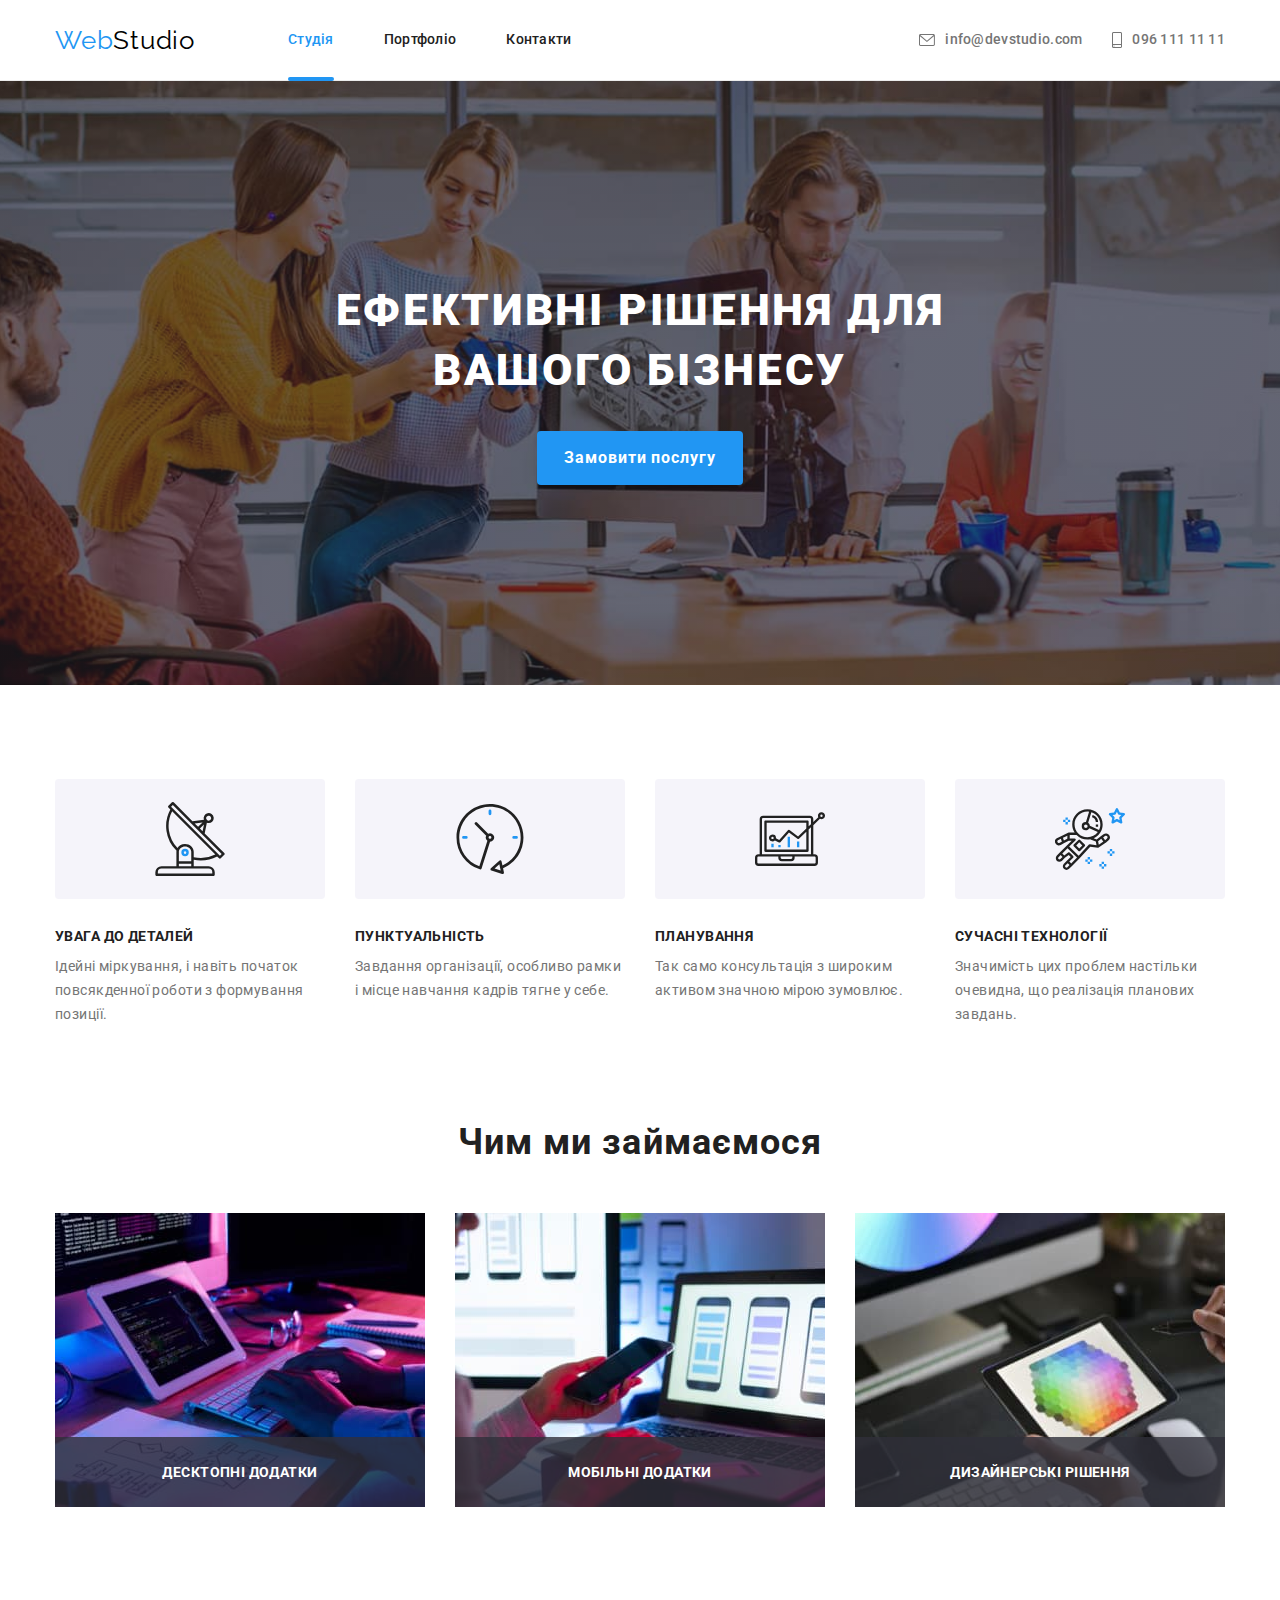
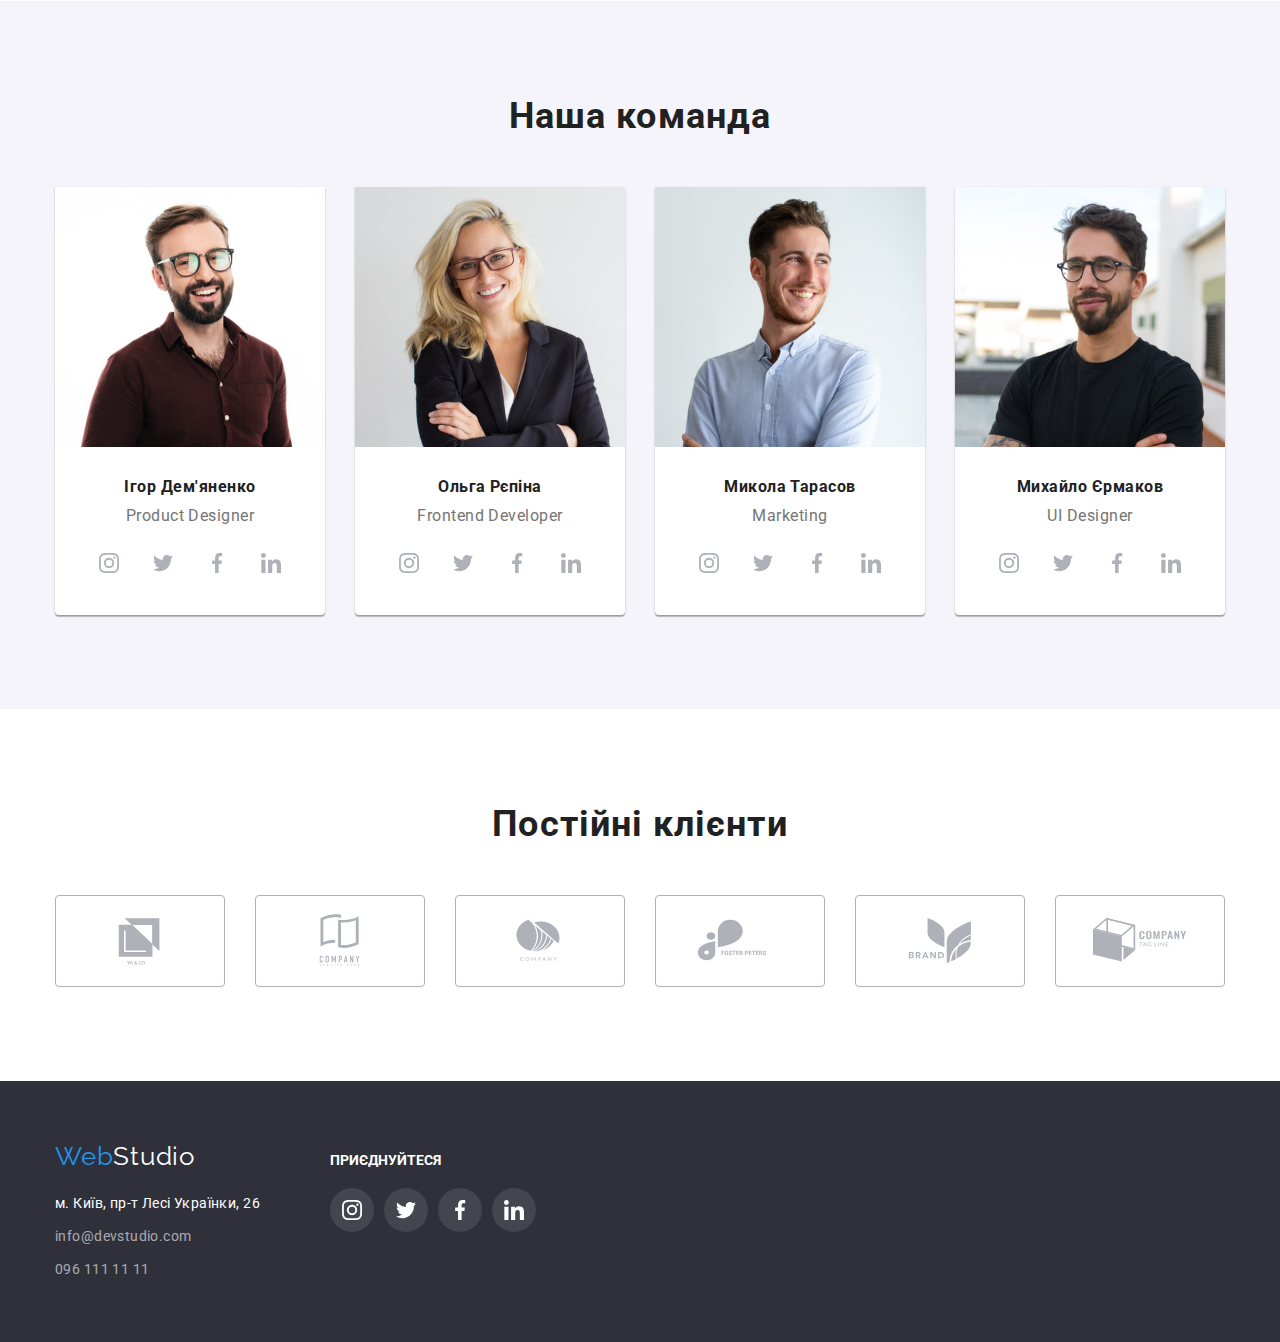
<file: index.html>
<!DOCTYPE html>
<html lang="uk">
  <head>
    <meta charset="UTF-8" />
    <meta http-equiv="X-UA-Compatible" content="IE=edge" />
    <meta name="viewport" content="width=device-width, initial-scale=1.0" />
    <title>WebStudio</title>
    <link rel="preconnect" href="https://fonts.googleapis.com" />
    <link rel="preconnect" href="https://fonts.gstatic.com" crossorigin />
    <link
      href="https://fonts.googleapis.com/css2?family=Raleway:wght@700&family=Roboto:wght@400;500;700;900&display=swap"
      rel="stylesheet"
    />
    <link
      rel="stylesheet"
      href="https://cdnjs.cloudflare.com/ajax/libs/modern-normalize/1.1.0/modern-normalize.min.css"
    />
    <link
      rel="stylesheet"
      href="https://cdnjs.cloudflare.com/ajax/libs/animate.css/4.1.1/animate.min.css"
    />
    <link href="https://unpkg.com/aos@2.3.1/dist/aos.css" rel="stylesheet" />
    <link rel="stylesheet" href="css/styles.css" />
  </head>
  <body>
    <!--Шапка-->
    <header class="header-menu">
      <!--Навігація-->
      <div class="container lineheader">
        <a href="./index.html" class="logo-nav link" lang="en"
          ><span class="logo">Web</span><span class="logo-two">Studio</span></a
        >
        <nav>
          <ul class="list navheader">
            <li class="navheaderli">
              <a class="header-link current link" href="./index.html">Студія</a>
            </li>
            <li class="navheaderli">
              <a class="header-link link" href="./portfolio.html">Портфоліо</a>
            </li>
            <li class="navheaderli">
              <a class="header-link link" href="#">Контакти</a>
            </li>
          </ul>
        </nav>
        <!--Без навігації-->
        <ul class="list retreat notnavheader">
          <li class="">
            <a
              class="header-tel heder-tel-con link"
              href="mailto:info@devstudio.com"
            >
              <svg class="heder-list-app-icons" width="16" height="12">
                <use href="./images/icon.svg#icon-envelope-hover"></use>
              </svg>
              info@devstudio.com
            </a>
          </li>
          <li>
            <a class="header-tel heder-tel-con link" href="tel:0961111111">
              <svg class="heder-list-app-icons" width="10" height="16">
                <use href="./images/icon.svg#icon-smartphone"></use>
              </svg>
              096 111 11 11</a
            >
          </li>
        </ul>
      </div>
    </header>
    <!--Основна частина-->
    <main>
      <section class="hero hero-img section">
        <div class="container">
          <h1 class="hero-title">Ефективні рішення для вашого бізнесу</h1>
          <button class="hero-button" type="button" data-modal-open>
            Замовити послугу
          </button>
        </div>
      </section>
      <section class="section1">
        <div class="container">
          <h2 class="visually-hidden">Наші переваги</h2>
          <ul class="list benefitsone">
            <li class="benefits benefits-details">
              <h3 class="title">УВАГА ДО ДЕТАЛЕЙ</h3>
              <p class="text list">
                Ідейні міркування, і навіть початок повсякденної роботи з
                формування позиції.
              </p>
            </li>
            <li class="benefits benefits-punctuality">
              <h3 class="title">ПУНКТУАЛЬНІСТЬ</h3>
              <p class="text list">
                Завдання організації, особливо рамки і місце навчання кадрів
                тягне у себе.
              </p>
            </li>
            <li class="benefits benefits-planning">
              <h3 class="title">ПЛАНУВАННЯ</h3>
              <p class="text list">
                Так само консультація з широким активом значною мірою зумовлює.
              </p>
            </li>
            <li class="benefits benefits-technologies">
              <h3 class="title">СУЧАСНІ ТЕХНОЛОГІЇ</h3>
              <p class="text list">
                Значимість цих проблем настільки очевидна, що реалізація
                планових завдань.
              </p>
            </li>
          </ul>
        </div>
      </section>
      <section class="section2">
        <div class="container">
          <h2 class="title-section">Чим ми займаємося</h2>
          <ul class="list our-work">
            <li class="our-time-div">
              <img
                class="photo"
                src="images/hen.jpg"
                alt="Друк контенту на клавіатурі"
                width="370"
              />

              <p class="our-time">ДЕСКТОПНІ ДОДАТКИ</p>
            </li>
            <li class="our-time-div">
              <img
                class="photo"
                src="images/tele.jpg"
                alt="Смартфон на фоні ноутбука"
                width="370"
              />
              <p class="our-time">МОБІЛЬНІ ДОДАТКИ</p>
            </li>
            <li class="our-time-div">
              <img
                class="photo"
                src="images/boxz.jpg"
                alt="Ноутбук з кольоровою мозаїкою"
                width="370"
              />
              <p class="our-time">ДИЗАЙНЕРСЬКІ РІШЕННЯ</p>
            </li>
          </ul>
        </div>
      </section>
      <section class="title-section-background section">
        <div class="container">
          <h2 class="title-section">Наша команда</h2>
          <ul class="list title-center">
            <li class="title-namefirst">
              <img
                class="photo-two"
                src="images/ig.jpg"
                alt="Ігор Дем'яненко"
                width="270"
              />
              <div class="subjunctive">
                <h3 class="title-name">Ігор Дем'яненко</h3>
                <p class="title-profession">Product Designer</p>
                <ul class="list list-app-ul">
                  <li class="list-app-li">
                    <a class="list-app link" href="#">
                      <svg class="list-app-icons" width="20" height="20">
                        <use href="./images/icon.svg#icon-instagram"></use>
                      </svg>
                    </a>
                  </li>
                  <li class="list-app-li">
                    <a class="list-app link" href="#">
                      <svg class="list-app-icons" width="20" height="20">
                        <use
                          href="./images/icon.svg#icon-twitter
                        "
                        ></use>
                      </svg>
                    </a>
                  </li>
                  <li class="list-app-li">
                    <a class="list-app link" href="#">
                      <svg class="list-app-icons" width="20" height="20">
                        <use href="./images/icon.svg#icon-facebook"></use>
                      </svg>
                    </a>
                  </li>
                  <li class="list-app-li">
                    <a class="list-app link" href="#">
                      <svg class="list-app-icons" width="20" height="20">
                        <use href="./images/icon.svg#icon-linkedin"></use>
                      </svg>
                    </a>
                  </li>
                </ul>
              </div>
            </li>
            <li class="title-namefirst">
              <img
                class="photo-two"
                src="images/olg.jpg"
                alt="Ольга Рєпіна"
                width="270"
              />
              <div class="subjunctive">
                <h3 class="title-name">Ольга Рєпіна</h3>
                <p class="title-profession">Frontend Developer</p>
                <ul class="list list-app-ul">
                  <li class="list-app-li">
                    <a class="list-app link" href="#">
                      <svg class="list-app-icons" width="20" height="20">
                        <use href="./images/icon.svg#icon-instagram"></use>
                      </svg>
                    </a>
                  </li>
                  <li class="list-app-li">
                    <a class="list-app link" href="#">
                      <svg class="list-app-icons" width="20" height="20">
                        <use
                          href="./images/icon.svg#icon-twitter
                        "
                        ></use>
                      </svg>
                    </a>
                  </li>
                  <li class="list-app-li">
                    <a class="list-app link" href="#">
                      <svg class="list-app-icons" width="20" height="20">
                        <use href="./images/icon.svg#icon-facebook"></use>
                      </svg>
                    </a>
                  </li>
                  <li class="list-app-li">
                    <a class="list-app link" href="#">
                      <svg class="list-app-icons" width="20" height="20">
                        <use href="./images/icon.svg#icon-linkedin"></use>
                      </svg>
                    </a>
                  </li>
                </ul>
              </div>
            </li>
            <li class="title-namefirst">
              <img
                class="photo-two"
                src="images/muk.jpg"
                alt="Микола Тарасов"
                width="270"
              />
              <div class="subjunctive">
                <h3 class="title-name">Микола Тарасов</h3>
                <p class="title-profession">Marketing</p>
                <ul class="list list-app-ul">
                  <li class="list-app-li">
                    <a class="list-app link" href="#">
                      <svg class="list-app-icons" width="20" height="20">
                        <use href="./images/icon.svg#icon-instagram"></use>
                      </svg>
                    </a>
                  </li>
                  <li class="list-app-li">
                    <a class="list-app link" href="#">
                      <svg class="list-app-icons" width="20" height="20">
                        <use
                          href="./images/icon.svg#icon-twitter
                        "
                        ></use>
                      </svg>
                    </a>
                  </li>
                  <li class="list-app-li">
                    <a class="list-app link" href="#">
                      <svg class="list-app-icons" width="20" height="20">
                        <use href="./images/icon.svg#icon-facebook"></use>
                      </svg>
                    </a>
                  </li>
                  <li class="list-app-li">
                    <a class="list-app link" href="#">
                      <svg class="list-app-icons" width="20" height="20">
                        <use href="./images/icon.svg#icon-linkedin"></use>
                      </svg>
                    </a>
                  </li>
                </ul>
              </div>
            </li>
            <li class="title-namefirst">
              <img
                class="photo-two"
                src="images/muh.jpg"
                alt="Михайло Єрмаков"
                width="270"
              />
              <div class="subjunctive">
                <h3 class="title-name">Михайло Єрмаков</h3>
                <p class="title-profession">UI Designer</p>
                <ul class="list list-app-ul">
                  <li class="list-app-li">
                    <a class="list-app link" href="#">
                      <svg class="list-app-icons" width="20" height="20">
                        <use href="./images/icon.svg#icon-instagram"></use>
                      </svg>
                    </a>
                  </li>
                  <li class="list-app-li">
                    <a class="list-app link" href="#">
                      <svg class="list-app-icons" width="20" height="20">
                        <use
                          href="./images/icon.svg#icon-twitter
                        "
                        ></use>
                      </svg>
                    </a>
                  </li>
                  <li class="list-app-li">
                    <a class="list-app link" href="#">
                      <svg class="list-app-icons" width="20" height="20">
                        <use href="./images/icon.svg#icon-facebook"></use>
                      </svg>
                    </a>
                  </li>
                  <li class="list-app-li">
                    <a class="list-app link" href="#">
                      <svg class="list-app-icons" width="20" height="20">
                        <use href="./images/icon.svg#icon-linkedin"></use>
                      </svg>
                    </a>
                  </li>
                </ul>
              </div>
            </li>
          </ul>
        </div>
      </section>
      <section class="section">
        <div class="container">
          <h2 class="title-section">Постійні клієнти</h2>
          <ul class="list customers-ul title-center">
            <li class="customers">
              <a class="customers-list link" href="#">
                <svg class="customers-list-svg" width="106" height="60">
                  <use href="./images/icon.svg#icon-Logo"></use>
                </svg>
              </a>
            </li>
            <li class="customers">
              <a class="customers-list link" href="#">
                <svg class="customers-list-svg" width="106" height="60">
                  <use href="./images/icon.svg#icon-Logo-1"></use>
                </svg>
              </a>
            </li>
            <li class="customers">
              <a class="customers-list link" href="#">
                <svg class="customers-list-svg" width="106" height="60">
                  <use href="./images/icon.svg#icon-Logo-2"></use>
                </svg>
              </a>
            </li>
            <li class="customers">
              <a class="customers-list link" href="#">
                <svg class="customers-list-svg" width="106" height="60">
                  <use href="./images/icon.svg#icon-Logo-3"></use>
                </svg>
              </a>
            </li>
            <li class="customers">
              <a class="customers-list link" href="#">
                <svg class="customers-list-svg" width="106" height="60">
                  <use href="./images/icon.svg#icon-Logo-4"></use>
                </svg>
              </a>
            </li>
            <li class="customers">
              <a class="customers-list link" href="#">
                <svg class="customers-list-svg" width="106" height="60">
                  <use href="./images/icon.svg#icon-Logo-5"></use>
                </svg>
              </a>
            </li>
          </ul>
        </div>
      </section>
    </main>
    <!--Підвал-->
    <footer class="footer-menu">
      <div class="container class-one-div">
        <div class="class-two-div">
          <a href="./index.html" class="logo-nav link"
            ><span class="logo" lang="en">Web</span
            ><span class="logo-three">Studio</span></a
          >
          <address class="address-bottom">
            <ul class="list">
              <li class="addressli">
                <a
                  class="text-address link"
                  href="https://goo.gl/maps/tJb3yCtmhB1Y2pRR6"
                  target="_blank"
                  rel="noopener noreferrer"
                  >м. Київ, пр-т Лесі Українки, 26</a
                >
              </li>
              <li class="addressli">
                <a
                  class="text-address-tel link"
                  href="mailto:info@devstudio.com"
                  >info@devstudio.com
                </a>
              </li>
              <li class="addressli">
                <a class="text-address-tel link" href="tel:0961111111">
                  096 111 11 11</a
                >
              </li>
            </ul>
          </address>
        </div>
        <div class="footer-div">
          <h4 class="footer-name">ПРИЄДНУЙТЕСЯ</h4>
          <ul class="foter-list-app-ul list">
            <li class="foter-list-app-li">
              <a class="foter-list-app link" href="#">
                <svg class="foter-list-app-icons" width="20" height="20">
                  <use href="./images/icon.svg#icon-instagram"></use>
                </svg>
              </a>
            </li>
            <li class="foter-list-app-li">
              <a class="foter-list-app link" href="#">
                <svg class="foter-list-app-icons" width="20" height="20">
                  <use href="./images/icon.svg#icon-twitter"></use>
                </svg>
              </a>
            </li>
            <li class="foter-list-app-li">
              <a class="foter-list-app link" href="#">
                <svg class="foter-list-app-icons" width="20" height="20">
                  <use href="./images/icon.svg#icon-facebook"></use>
                </svg>
              </a>
            </li>
            <li class="foter-list-app-li">
              <a class="foter-list-app link" href="#">
                <svg class="foter-list-app-icons" width="20" height="20">
                  <use href="./images/icon.svg#icon-linkedin"></use>
                </svg>
              </a>
            </li>
          </ul>
        </div>
      </div>
    </footer>
    <div class="backdrop is-hidden" data-modal>
      <div class="modal">
        <button class="modal-btn" type="button" data-modal-close>
          <svg class="modal-close-item" width="18" height="18">
            <use href="./images/icon.svg#icon-close"></use>
          </svg>
        </button>
      </div>
    </div>
    <script src="https://unpkg.com/aos@2.3.1/dist/aos.js"></script>
    <script>
      AOS.init();
    </script>
    <script src="./js/modal.js"></script>
  </body>
</html>
</file>
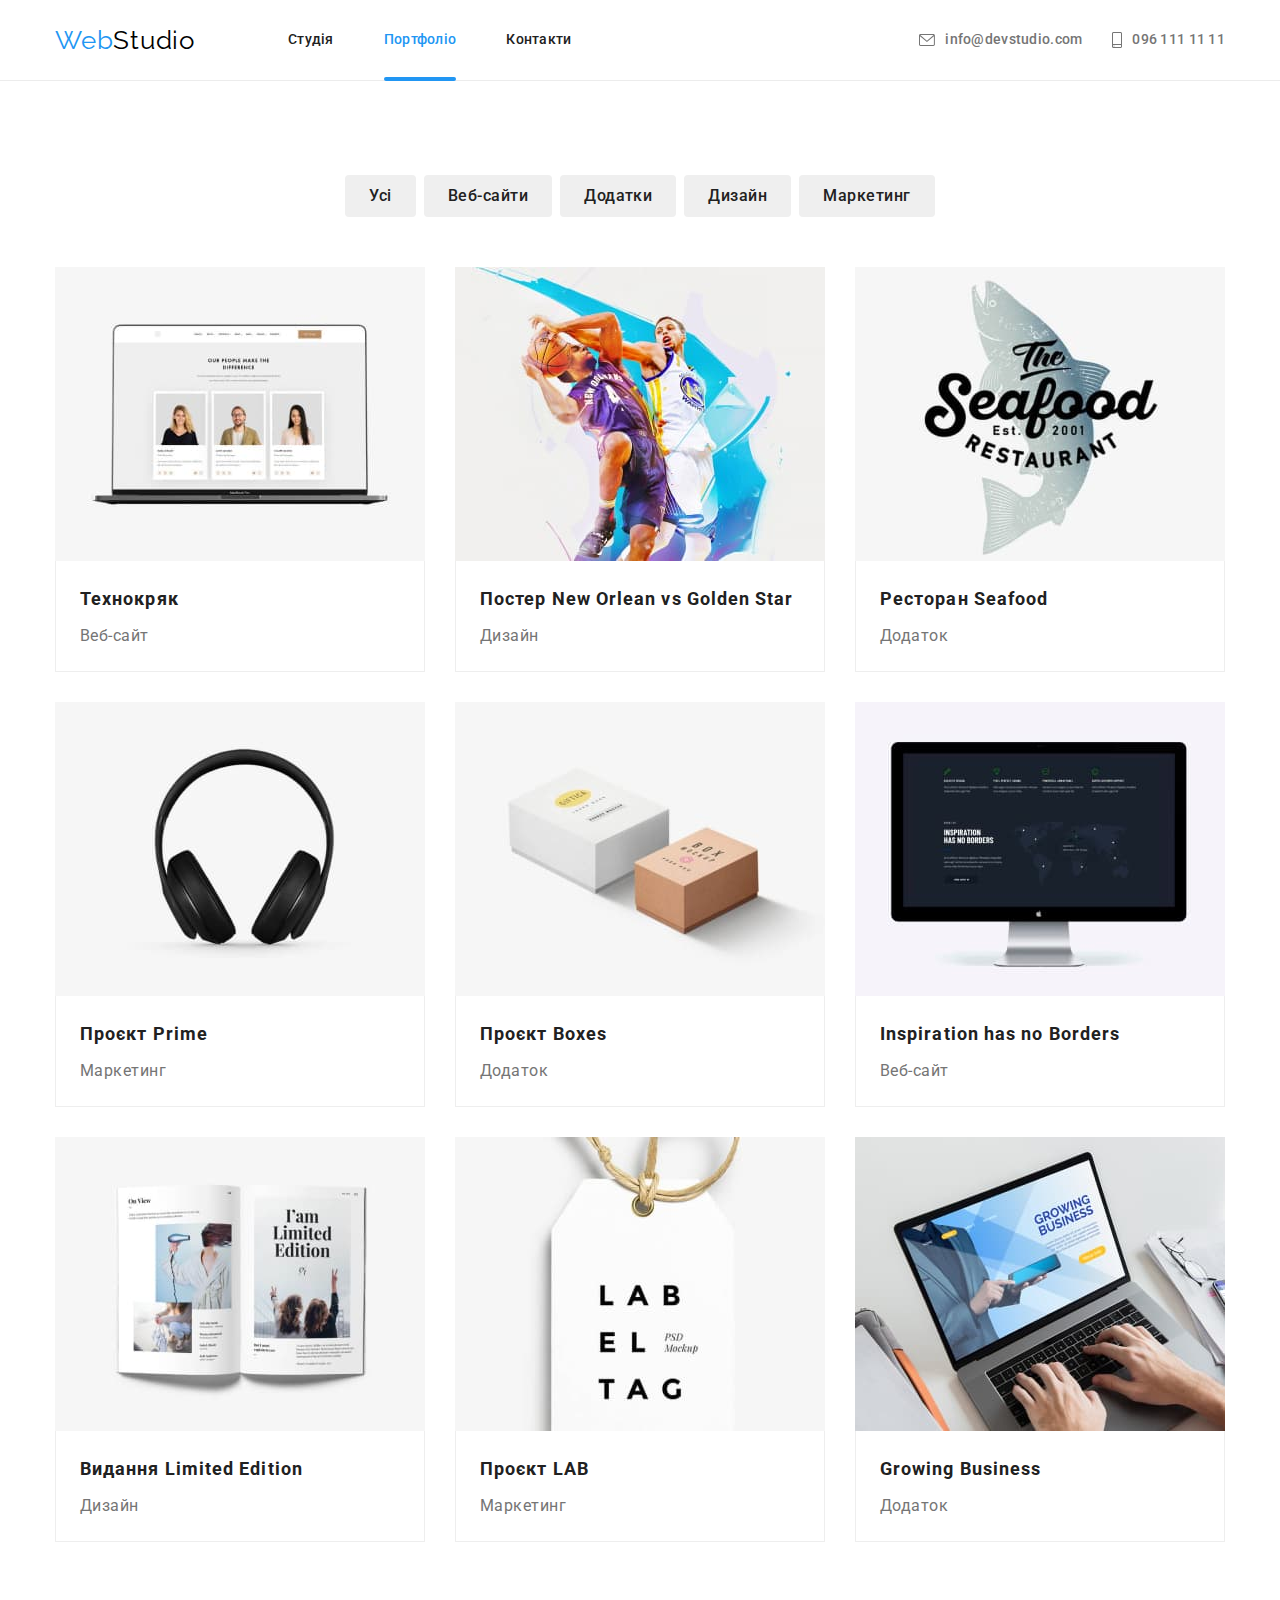
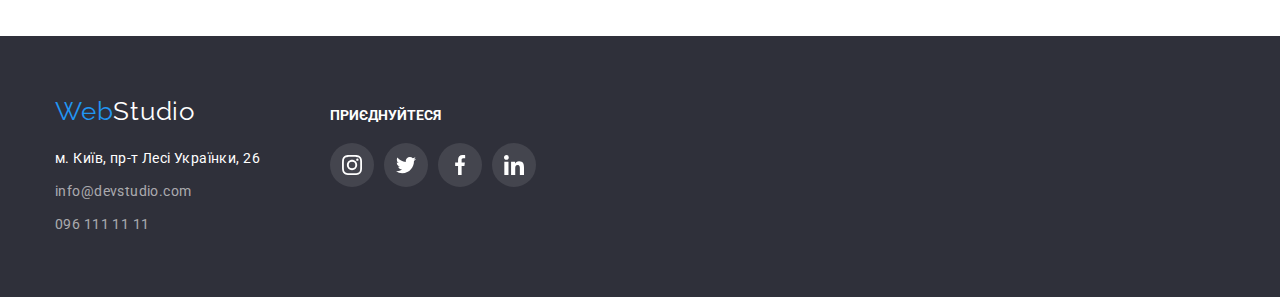
<file: portfolio.html>
<!DOCTYPE html>
<html lang="uk">
  <head>
    <meta charset="UTF-8" />
    <meta http-equiv="X-UA-Compatible" content="IE=edge" />
    <meta name="viewport" content="width=device-width, initial-scale=1.0" />
    <title>WebStudio</title>
    <link rel="preconnect" href="https://fonts.googleapis.com" />
    <link rel="preconnect" href="https://fonts.gstatic.com" crossorigin />
    <link
      href="https://fonts.googleapis.com/css2?family=Raleway:wght@700&family=Roboto:wght@400;500;700;900&display=swap"
      rel="stylesheet"
    />
    <link
      rel="stylesheet"
      href="https://cdnjs.cloudflare.com/ajax/libs/modern-normalize/1.1.0/modern-normalize.min.css"
    />
    <link
      rel="stylesheet"
      href="https://cdnjs.cloudflare.com/ajax/libs/animate.css/4.1.1/animate.min.css"
    />
    <link href="https://unpkg.com/aos@2.3.1/dist/aos.css" rel="stylesheet" />
    <link rel="stylesheet" href="css/styles.css" />
  </head>

  <body>
    <!--Шапка-->
    <header class="header-menu">
      <!--Навігація-->
      <div class="container lineheader">
        <a href="./index.html" class="logo-nav link" lang="en"
          ><span class="logo">Web</span><span class="logo-two">Studio</span></a
        >
        <nav>
          <ul class="list navheader">
            <li class="navheaderli">
              <a class="header-link link" href="./index.html">Студія</a>
            </li>
            <li class="navheaderli">
              <a class="header-link current link" href="./portfolio.html"
                >Портфоліо</a
              >
            </li>
            <li class="navheaderli">
              <a class="header-link link" href="#">Контакти</a>
            </li>
          </ul>
        </nav>
        <!--Без навігації-->
        <ul class="list retreat notnavheader">
          <li class="">
            <a
              class="header-tel heder-tel-con link"
              href="mailto:info@devstudio.com"
            >
              <svg class="heder-list-app-icons" width="16" height="12">
                <use href="./images/icon.svg#icon-envelope-hover"></use>
              </svg>
              info@devstudio.com
            </a>
          </li>
          <li>
            <a class="header-tel heder-tel-con link" href="tel:0961111111">
              <svg class="heder-list-app-icons" width="10" height="16">
                <use href="./images/icon.svg#icon-smartphone"></use>
              </svg>
              096 111 11 11</a
            >
          </li>
        </ul>
      </div>
    </header>
    <main>
      <section class="section">
        <div class="container">
          <h1 class="visually-hidden">Портфоліо</h1>
          <ul class="list btn">
            <li>
              <button class="buttons" type="button">Усі</button>
            </li>
            <li>
              <button class="buttons" type="button">Веб-сайти</button>
            </li>
            <li>
              <button class="buttons" type="button">Додатки</button>
            </li>
            <li>
              <button class="buttons" type="button">Дизайн</button>
            </li>
            <li>
              <button class="buttons" type="button">Маркетинг</button>
            </li>
          </ul>
          <ul class="list menu-services">
            <li class="main-background text-portfolio">
              <a class="link portfolio-hover" href="./images/texno.jpg">
                <div class="portfolio-fon">
                  <img src="images/texno.jpg" alt="Веб-сайт" width="370" />
                  <p class="text-absolute">
                    Ресурс пропонує комплексні пропозиції з різним рівнем
                    функціоналу та сервісів. Все це дозволить відвідувачу
                    отримати вичерпні відомості про компанію чи приватну особу.
                  </p>
                </div>
                <div class="portfolio-subjunctive">
                  <h2 class="main img-link">Технокряк</h2>
                  <p class="main-content img-linktwo">Веб-сайт</p>
                </div>
              </a>
            </li>
            <li class="main-background text-portfolio">
              <a class="link portfolio-hover" href="./images/poster.jpg">
                <div class="portfolio-fon">
                  <img src="images/poster.jpg" alt="Постер" width="370" />
                  <p class="text-absolute">
                    Ресурс пропонує комплексні пропозиції з різним рівнем
                    функціоналу та сервісів. Все це дозволить відвідувачу
                    отримати вичерпні відомості про компанію чи приватну особу.
                  </p>
                </div>

                <div class="portfolio-subjunctive">
                  <h2 class="main img-link">
                    Постер New Orlean vs Golden Star
                  </h2>
                  <p class="main-content">Дизайн</p>
                </div></a
              >
            </li>
            <li class="main-background text-portfolio">
              <a class="link portfolio-hover" href="./images/rest.jpg">
                <div class="portfolio-fon">
                  <img src="images/rest.jpg" alt="Логотип" width="370" />
                  <p class="text-absolute">
                    Ресурс пропонує комплексні пропозиції з різним рівнем
                    функціоналу та сервісів. Все це дозволить відвідувачу
                    отримати вичерпні відомості про компанію чи приватну особу.
                  </p>
                </div>
                <div class="portfolio-subjunctive">
                  <h2 class="main img-link">Ресторан Seafood</h2>
                  <p class="main-content img-linktwo">Додаток</p>
                </div></a
              >
            </li>
            <li class="main-background text-portfolio">
              <a class="link portfolio-hover" href="./images/prime.jpg">
                <div class="portfolio-fon">
                  <img src="images/prime.jpg" alt="Навушники" width="370" />
                  <p class="text-absolute">
                    Ресурс пропонує комплексні пропозиції з різним рівнем
                    функціоналу та сервісів. Все це дозволить відвідувачу
                    отримати вичерпні відомості про компанію чи приватну особу.
                  </p>
                </div>
                <div class="portfolio-subjunctive">
                  <h2 class="main img-link">Проєкт Prime</h2>
                  <p class="main-content img-linktwo">Маркетинг</p>
                </div></a
              >
            </li>
            <li class="main-background text-portfolio">
              <a class="link portfolio-hover" href="./images/box.jpg">
                <div class="portfolio-fon">
                  <img src="images/box.jpg" alt="Коробки" width="370" />
                  <p class="text-absolute">
                    Ресурс пропонує комплексні пропозиції з різним рівнем
                    функціоналу та сервісів. Все це дозволить відвідувачу
                    отримати вичерпні відомості про компанію чи приватну особу.
                  </p>
                </div>
                <div class="portfolio-subjunctive">
                  <h2 class="main img-link">Проєкт Boxes</h2>
                  <p class="main-content img-linktwo">Додаток</p>
                </div></a
              >
            </li>
            <li class="main-background text-portfolio">
              <a class="link portfolio-hover" href="./images/border.jpg">
                <div class="portfolio-fon">
                  <img src="images/border.jpg" alt="Монітор" width="370" />
                  <p class="text-absolute">
                    Ресурс пропонує комплексні пропозиції з різним рівнем
                    функціоналу та сервісів. Все це дозволить відвідувачу
                    отримати вичерпні відомості про компанію чи приватну особу.
                  </p>
                </div>
                <div class="portfolio-subjunctive">
                  <h2 class="main img-link">Inspiration has no Borders</h2>
                  <p class="main-content img-linktwo">Веб-сайт</p>
                </div></a
              >
            </li>
            <li class="main-background text-portfolio">
              <a class="link portfolio-hover" href="./images/book.jpg">
                <div class="portfolio-fon">
                  <img src="images/book.jpg" alt="Книжка" width="370" />
                  <p class="text-absolute">
                    Ресурс пропонує комплексні пропозиції з різним рівнем
                    функціоналу та сервісів. Все це дозволить відвідувачу
                    отримати вичерпні відомості про компанію чи приватну особу.
                  </p>
                </div>
                <div class="portfolio-subjunctive">
                  <h2 class="main img-link">Видання Limited Edition</h2>
                  <p class="main-content img-linktwo">Дизайн</p>
                </div></a
              >
            </li>
            <li class="main-background text-portfolio">
              <a class="link portfolio-hover" href="./images/lab.jpg">
                <div class="portfolio-fon">
                  <img src="images/lab.jpg" alt="Етикетка" width="370" />
                  <p class="text-absolute">
                    Ресурс пропонує комплексні пропозиції з різним рівнем
                    функціоналу та сервісів. Все це дозволить відвідувачу
                    отримати вичерпні відомості про компанію чи приватну особу.
                  </p>
                </div>
                <div class="portfolio-subjunctive">
                  <h2 class="main img-link">Проєкт LAB</h2>
                  <p class="main-content img-linktwo">Маркетинг</p>
                </div></a
              >
            </li>
            <li class="main-background text-portfolio">
              <a class="link portfolio-hover" href="./images/grow.jpg">
                <div class="portfolio-fon">
                  <img src="images/grow.jpg" alt="Ноутбук" width="370" />
                  <p class="text-absolute">
                    Ресурс пропонує комплексні пропозиції з різним рівнем
                    функціоналу та сервісів. Все це дозволить відвідувачу
                    отримати вичерпні відомості про компанію чи приватну особу.
                  </p>
                </div>
                <div class="portfolio-subjunctive">
                  <h2 class="main img-link">Growing Business</h2>
                  <p class="main-content img-linktwo">Додаток</p>
                </div></a
              >
            </li>
          </ul>
        </div>
      </section>
    </main>
    <!--Підвал-->
    <footer class="footer-menu">
      <div class="container class-one-div">
        <div class="class-two-div">
          <a href="./index.html" class="logo-nav link"
            ><span class="logo" lang="en">Web</span
            ><span class="logo-three">Studio</span></a
          >
          <address class="address-bottom">
            <ul class="list">
              <li class="addressli">
                <a
                  class="text-address link"
                  href="https://goo.gl/maps/tJb3yCtmhB1Y2pRR6"
                  target="_blank"
                  rel="noopener noreferrer"
                  >м. Київ, пр-т Лесі Українки, 26</a
                >
              </li>
              <li class="addressli">
                <a
                  class="text-address-tel link"
                  href="mailto:info@devstudio.com"
                  >info@devstudio.com
                </a>
              </li>
              <li class="addressli">
                <a class="text-address-tel link" href="tel:0961111111">
                  096 111 11 11</a
                >
              </li>
            </ul>
          </address>
        </div>
        <div class="footer-div">
          <h4 class="footer-name">ПРИЄДНУЙТЕСЯ</h4>
          <ul class="foter-list-app-ul list">
            <li class="foter-list-app-li">
              <a class="foter-list-app link" href="#">
                <svg class="foter-list-app-icons" width="20" height="20">
                  <use href="./images/icon.svg#icon-instagram"></use>
                </svg>
              </a>
            </li>
            <li class="foter-list-app-li">
              <a class="foter-list-app link" href="#">
                <svg class="foter-list-app-icons" width="20" height="20">
                  <use href="./images/icon.svg#icon-twitter"></use>
                </svg>
              </a>
            </li>
            <li class="foter-list-app-li">
              <a class="foter-list-app link" href="#">
                <svg class="foter-list-app-icons" width="20" height="20">
                  <use href="./images/icon.svg#icon-facebook"></use>
                </svg>
              </a>
            </li>
            <li class="foter-list-app-li">
              <a class="foter-list-app link" href="#">
                <svg class="foter-list-app-icons" width="20" height="20">
                  <use href="./images/icon.svg#icon-linkedin"></use>
                </svg>
              </a>
            </li>
          </ul>
        </div>
      </div>
    </footer>
    <script src="https://unpkg.com/aos@2.3.1/dist/aos.js"></script>
    <script>
      AOS.init();
    </script>
    <script src="./js/modal.js"></script>
  </body>
</html>
</file>
<file: css/styles.css>
:root {
  --advantage-color: #ffffff;
  --text-color: #212121;
  --btn-color: #2196f3;
  --header-footer-color: #2f303a;
  --text-color-light: #757575;
  --text-logo: #000000;
  --btn-color-dark: #188ce8;
  --color-section: #f5f4fa;
  --address-color: rgba(255, 255, 255, 0.6);
  --list-app-icons: #afb1b8;
  --hero-img: #c4c4c4;
}

p,
h1,
h2,
h3,
h4,
h5,
h6 {
  margin: 0;
}

ul {
  margin: 0;
  padding: 0;
}

.container {
  width: 1200px;
  padding-left: 15px;
  padding-right: 15px;
  margin: 0 auto;
}

.section {
  padding-top: 94px;
  padding-bottom: 94px;
}

.section1 {
  padding-bottom: 47px;
  padding-top: 94px;
}

.section2 {
  padding-top: 47px;
  padding-bottom: 94px;
}

.lineheader {
  display: flex;
  align-items: center;
}

.navheader {
  display: flex;
  margin-left: 93px;
}

.notnavheader {
  display: flex;
  margin-left: auto;
}

.navheaderli {
  margin-right: 50px;
}

.navheaderli:last-child {
  margin-right: 0px;
}

.header-link.link.current {
  color: var(--btn-color);
}

.header-link.link.current::after {
  content: "";
  display: block;
  width: 100%;
  height: 4px;
  background-color: var(--btn-color);
  border-radius: 2px;
  margin-bottom: -1px;
  left: 0;
  bottom: 0;
  position: absolute;
  transition: opaciti 250ms cubic-bezier(0.4, 0, 0.2, 1);
}

body {
  font-family: "Roboto", "Raleway", sans-serif;
  color: var(--text-color);
  background-color: var(--advantage-color);
}

.hero {
  background: var(--header-footer-color);
  padding: 200px 0px 200px 0px;
  text-align: center;
}

.hero-img {
  max-width: 1600px;
  margin-left: auto;
  margin-right: auto;
  background-image: linear-gradient(
      to right,
      rgba(47, 48, 58, 0.4),
      rgba(47, 48, 58, 0.4)
    ),
    url(../images/fonn.jpg);
  background-repeat: no-repeat;
  background-position: center;
  background-size: cover;
  background-color: var(--hero-img);
}

.hero-title {
  font-weight: 900;
  font-size: 44px;
  line-height: 1.36;
  letter-spacing: 0.06em;
  text-transform: uppercase;
  color: var(--advantage-color);
  max-width: 696px;
  margin: 0 auto;
  text-align: center;
}

.hero-button {
  font-family: inherit;
  font-weight: 700;
  font-size: 16px;
  line-height: 1.88;
  letter-spacing: 0.06em;
  cursor: pointer;
  background-color: var(--btn-color);
  color: var(--advantage-color);
  border-color: transparent;
  border-radius: 4px;
  margin-top: 30px;
  padding: 10px 25px;
  box-shadow: 0px 4px 4px rgba(0, 0, 0, 0.15);
  transition: color 250ms cubic-bezier(0.4, 0, 0.2, 1),
    background-color 250ms cubic-bezier(0.4, 0, 0.2, 1);
}
.hero-button:hover,
.hero-button:focus {
  background-color: var(--btn-color-dark);
  color: var(--advantage-color);
}

.benefitsone {
  display: flex;
}

.benefits {
  margin-right: 30px;
}

.benefits:last-child {
  margin-right: 0px;
}

.benefits::before {
  content: "";
  display: block;
  width: 270px;
  height: 120px;
  margin-bottom: 30px;
  background-color: var(--color-section);
  background-size: contain;
  background-repeat: no-repeat;
  background-position: center;
  border-radius: 4px;
}

.benefits-details::before {
  background-image: url(../images/Group.svg);
  background-size: 70px;
}

.benefits-punctuality::before {
  background-image: url(../images/clock.svg);
  background-size: 70px;
}

.benefits-planning::before {
  background-image: url(../images/diagram.svg);
  background-size: 70px;
}

.benefits-technologies::before {
  background-image: url(../images/astronaut.svg);
  background-size: 70px;
}

.our-work {
  display: flex;
  gap: 30px;
}

.our-time {
  background-color: rgba(47, 48, 58, 0.8);
  height: 70px;
  width: 370px;
  align-items: center;
  position: absolute;
  justify-content: center;
  bottom: 0;
  right: 0;
  display: flex;
  color: var(--advantage-color);
  font-weight: 700;
  line-height: 16px;
  letter-spacing: 0.03em;
  font-size: 14px;
}

.our-time-div {
  position: relative;
}

.title-center {
  display: flex;
  gap: 30px;
}

.title {
  font-weight: 700;
  font-size: 14px;
  line-height: 1.14;
  letter-spacing: 0.03em;
  text-transform: uppercase;
  margin-bottom: 10px;
}

.text {
  font-size: 14px;
  line-height: 1.71;
  letter-spacing: 0.03em;
  color: var(--text-color-light);
}

.title-section-background {
  background-color: var(--color-section);
}

.title-namefirst {
  background-color: var(--advantage-color);
  text-align: center;
  box-shadow: 0px 1px 3px rgba(0, 0, 0, 0.12), 0px 1px 1px rgba(0, 0, 0, 0.14),
    0px 2px 1px rgba(0, 0, 0, 0.2);
  border-radius: 0px 0px 4px 4px;
}

.title-section {
  font-weight: 700;
  font-size: 36px;
  line-height: 1.17;
  letter-spacing: 0.03em;
  margin: 0 auto;
  text-align: center;
  margin-bottom: 50px;
}

.title-name {
  font-size: 16px;
  line-height: 1.19;
  letter-spacing: 0.03em;
  margin-bottom: 10px;
}

.title-profession {
  font-size: 16px;
  line-height: 1.19;
  letter-spacing: 0.03em;
  color: var(--text-color-light);
  margin-bottom: 16px;
}

.header-menu {
  background-color: var(--advantage-color);
  border-bottom: 1px solid #ececec;
}

.logo-nav {
  font-family: "Raleway", sans-serif;
  font-size: 26px;
  line-height: 1.19;
  letter-spacing: 0.03em;
}

.logo {
  color: var(--btn-color);
}

.logo-two {
  color: var(--text-logo);
}

.header-link {
  font-weight: 500;
  font-size: 14px;
  line-height: 1.14;
  letter-spacing: 0.02em;
  color: var(--text-color);
  display: block;
  padding-top: 32px;
  padding-bottom: 32px;
  transition: color 250ms cubic-bezier(0.4, 0, 0.2, 1);
  position: relative;
}

.header-link:focus,
.header-link:hover {
  color: var(--btn-color);
}

.heder-list-app-icons {
  fill: currentColor;
}

.header-tel {
  font-style: normal;
  font-weight: 500;
  font-size: 14px;
  line-height: 1.14;
  letter-spacing: 0.02em;
  color: var(--text-color-light);
  padding-top: 32px;
  padding-bottom: 32px;
  display: flex;
  align-items: center;
  justify-content: center;
  transition: color 250ms cubic-bezier(0.4, 0, 0.2, 1);
}

.header-tel:hover,
.header-tel:focus {
  color: var(--btn-color);
}

.retreat {
  gap: 30px;
}

.heder-tel-con {
  gap: 10px;
}

.link {
  text-decoration: none;
}

.current {
  color: var(--btn-color);
}

.list {
  list-style: none;
}

.btn {
  display: flex;
  justify-content: center;
  gap: 8px;
  margin-bottom: 50px;
}

.buttons {
  font-family: inherit;
  font-weight: 500;
  font-size: 16px;
  line-height: 1.63;
  letter-spacing: 0.03em;
  color: var(--text-color);
  cursor: pointer;
  border-color: transparent;
  padding: 6px 22px;
  border-radius: 4px;
  gap: 8px;
  transition: color 250ms cubic-bezier(0.4, 0, 0.2, 1),
    background-color 250ms cubic-bezier(0.4, 0, 0.2, 1),
    box-shadow 250ms cubic-bezier(0.4, 0, 0.2, 1);
}

.buttons:hover,
.buttons:focus {
  background-color: var(--btn-color);
  color: var(--advantage-color);
  box-shadow: 0px 3px 1px rgba(0, 0, 0, 0.1), 0px 1px 2px rgba(0, 0, 0, 0.08),
    0px 2px 2px rgba(0, 0, 0, 0.12);
}

.menu-services {
  display: flex;
  flex-wrap: wrap;
  gap: 30px;
}

.photo {
  display: block;
  max-width: 100%;
}

.photo-two {
  display: block;
  max-width: 100%;
}

.subjunctive {
  padding-top: 30px;
  padding-bottom: 30px;
}

.list-app-ul {
  display: flex;
  justify-content: center;
  gap: 10px;
}

.list-app {
  width: 44px;
  height: 44px;
  border-radius: 50%;
  display: flex;
  align-items: center;
  justify-content: center;
  color: var(--list-app-icons);
  transition: background-color 250ms cubic-bezier(0.4, 0, 0.2, 1),
    color 250ms cubic-bezier(0.4, 0, 0.2, 1);
}

.list-app-icons {
  fill: currentColor;
}

.list-app:hover,
.list-app:focus {
  background-color: var(--btn-color);
  color: var(--advantage-color);
}

.main-background {
  background-color: var(--advantage-color);
  width: 370px;
  position: relative;
}

.text-absolute {
  position: absolute;
  top: 0;
  left: 0;
  font-size: 18px;
  line-height: 28px;
  background-color: rgba(33, 150, 243, 0.9);
  color: var(--advantage-color);
  padding: 63px 24px 56px 24px;
  height: 100%;
  transform: translateY(100%);
  transition: transform 250ms cubic-bezier(0.4, 0, 0.2, 1);
  overflow: auto;
}

.portfolio-hover:hover .text-absolute {
  transform: translateY(0);
}

.portfolio-fon {
  position: relative;
  font-size: 0;
  line-height: 0;
  overflow: hidden;
}

.portfolio-subjunctive {
  padding: 20px 24px;
  border-left: 1px solid #eeeeee;
  border-bottom: 1px solid #eeeeee;
  border-right: 1px solid #eeeeee;
  width: 370px;
}

.portfolio-hover {
  display: inline-block;
  font-size: 0;
  line-height: 0;
  transition: box-shadow 250ms cubic-bezier(0.4, 0, 0.2, 1);
}

.portfolio-hover:hover,
.portfolio-hover:focus {
  box-shadow: 0px 1px 1px rgba(0, 0, 0, 0.12), 0px 4px 4px rgba(0, 0, 0, 0.06),
    1px 4px 6px rgba(0, 0, 0, 0.16);
}

.img-link {
  margin-bottom: 4px;
}

.main {
  font-weight: 700;
  font-size: 18px;
  line-height: 2;
  letter-spacing: 0.06em;
  color: var(--text-color);
}

.main-content {
  font-size: 16px;
  line-height: 1.88;
  letter-spacing: 0.03em;
  color: var(--text-color-light);
}

.text-address {
  font-style: normal;
  font-size: 14px;
  line-height: 1.71;
  letter-spacing: 0.03em;
  color: var(--advantage-color);
  transition: color 250ms cubic-bezier(0.4, 0, 0.2, 1);
}

.text-address-tel {
  font-style: normal;
  font-size: 14px;
  line-height: 1.71;
  letter-spacing: 0.03em;
  color: var(--address-color);
  transition: color 250ms cubic-bezier(0.4, 0, 0.2, 1);
}

.text-address:hover,
.text-address:focus {
  color: var(--btn-color);
}

.text-address-tel:hover,
.text-address-tel:focus {
  color: var(--btn-color);
}

.customers-ul {
  display: flex;
  justify-content: center;
  gap: 30px;
}

.customers-list {
  display: flex;
  align-items: center;
  justify-content: center;
  width: 170px;
  height: 92px;
  border: 1px solid var(--list-app-icons);
  border-radius: 4px;
  color: var(--list-app-icons);
  transition: color 250ms cubic-bezier(0.4, 0, 0.2, 1),
    border-color 250ms cubic-bezier(0.4, 0, 0.2, 1);
}

.customers-list-svg {
  fill: currentColor;
}

.customers-list-svg:hover,
.customers-list-svg:focus {
  fill: var(--btn-color);
}

.customers-list:hover,
.customers-list:focus {
  border-color: var(--btn-color);
}

.address-bottom:hover {
  color: var(--btn-color-dark);
}

.class-two-div {
  margin-right: 70px;
}

.foter-list-app-ul {
  display: flex;
  justify-content: center;
  gap: 10px;
}

.foter-list-app {
  width: 44px;
  height: 44px;
  border-radius: 50%;
  display: flex;
  align-items: center;
  justify-content: center;
  background-color: rgba(255, 255, 255, 0.1);
  color: var(--advantage-color);
  transition: background-color 250ms cubic-bezier(0.4, 0, 0.2, 1);
}

.foter-list-app-icons {
  fill: currentColor;
  transition: fill 250ms cubic-bezier(0.4, 0, 0.2, 1);
}

.foter-list-app:hover,
.foter-list-app:focus {
  background-color: var(--btn-color);
  color: var(--advantage-color);
}

.class-one-div {
  display: flex;
  align-items: baseline;
}

.footer-name {
  color: var(--advantage-color);
  letter-spacing: 3%;
  margin-bottom: 20px;
  font-size: 14px;
}

.footer-menu {
  background-color: var(--header-footer-color);
  padding-top: 60px;
  padding-bottom: 60px;
}

.logo-three {
  color: var(--advantage-color);
}

.address-bottom {
  margin-top: 20px;
}

.addressli {
  margin-bottom: 9px;
}

.addressli:last-child {
  margin-bottom: 0px;
}

.visually-hidden {
  position: absolute;
  white-space: nowrap;
  width: 1px;
  height: 1px;
  overflow: hidden;
  border: 0;
  padding: 0;
  clip: rect(0 0 0 0);
  clip-path: inset(50%);
  margin: -1px;
}
.backdrop {
  position: fixed;
  top: 0;
  width: 100%;
  height: 100%;
  background-color: rgba(0, 0, 0, 0.1);
  transition: opacity 250ms cubic-bezier(0.4, 0, 0.2, 1),
    visibility 250ms cubic-bezier(0.4, 0, 0.2, 1);
}
.modal {
  width: 528px;
  min-height: 581px;
  background-color: var(--advantage-color);
  position: absolute;
  top: 50%;
  left: 50%;
  transform: translate(-50%, -50%) scaleX(1);
  transition: transform 250ms cubic-bezier(0.4, 0, 0.2, 1);
}
.modal-btn {
  width: 30px;
  height: 30px;
  border: 1px solid rgba(0, 0, 0, 0.1);
  border-radius: 50%;
  background-color: transparent;
  position: absolute;
  right: 8px;
  top: 8px;
  display: flex;
  align-items: center;
  justify-content: center;
  padding: 0;
  cursor: pointer;
}
.backdrop.is-hidden .modal {
  transform: translate(-50%, -50%) scaleX(0);
}
/* Приховати модалку */

.is-hidden {
  opacity: 0;
  visibility: hidden;
  pointer-events: none;
}
</file>
